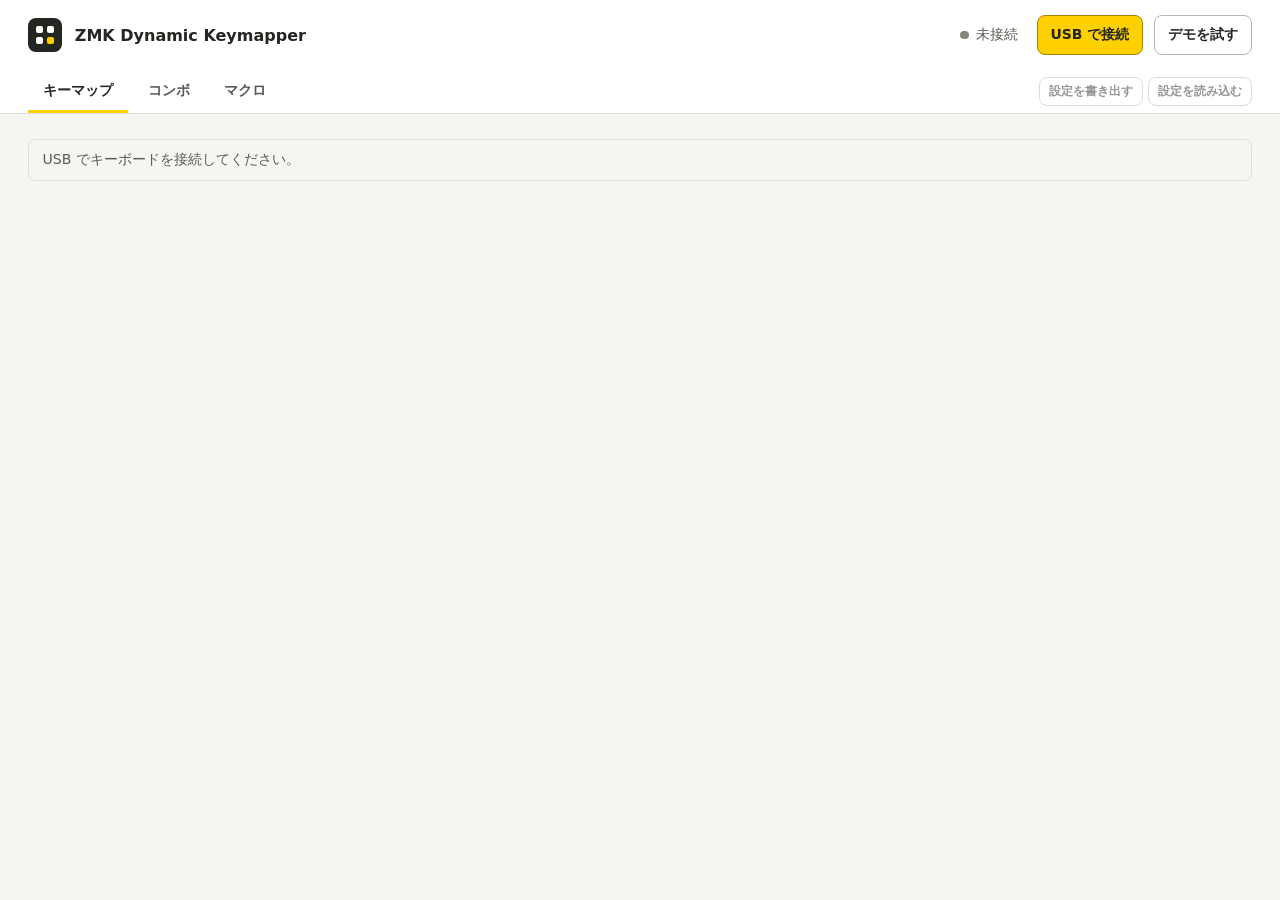
<file: docs/index.html>
<!doctype html>
<html lang="ja">
<head>
  <meta charset="utf-8">
  <meta name="viewport" content="width=device-width, initial-scale=1">
  <meta name="color-scheme" content="light">
  <meta name="description" content="ZMK のキーマップ、コンボ、マクロを USB 接続で編集します。">
  <title>ZMK Dynamic Keymapper</title>
  <link rel="stylesheet" href="./styles.css?v=key-groups">
  <script type="module">
    import("./app.js?v=unlock-keys").catch(error => {
      console.error("ZDKM failed to start", error);
      document.getElementById("connection-state").textContent = "GUI の起動に失敗";
      const notice = document.getElementById("notice");
      notice.dataset.kind = "error";
      notice.textContent = "接続機能を読み込めませんでした。HTML ファイルを直接開いている場合は、localhost の設定画面を開いてください。";
      notice.hidden = false;
    });
  </script>
</head>
<body>
  <header class="site-header">
    <div class="header-inner">
      <div class="brand">
        <span class="brand-icon" aria-hidden="true"><i></i><i></i><i></i><i></i></span>
        <div><strong>ZMK Dynamic Keymapper</strong></div>
      </div>
      <div class="connection">
        <div class="connection-info" role="status">
          <span id="connection-state" class="connection-state" data-state="offline">GUI 起動待ち</span>
          <span id="connection-target" hidden></span>
        </div>
        <button id="connect" class="primary" type="button" disabled>USB で接続</button>
        <button id="demo" class="secondary" type="button" disabled>デモを試す</button>
      </div>
      <nav class="editor-nav" aria-label="設定画面">
        <button id="show-keymap" type="button" aria-pressed="true" aria-controls="keymap-panel">キーマップ<span id="map-nav-dirty" class="nav-dirty" aria-hidden="true" hidden></span></button>
        <button id="show-combos" type="button" aria-pressed="false" aria-controls="combos-panel">コンボ<span id="combo-nav-dirty" class="nav-dirty" aria-hidden="true" hidden></span></button>
        <button id="show-macros" type="button" aria-pressed="false" aria-controls="macros-panel">マクロ<span id="macro-nav-dirty" class="nav-dirty" aria-hidden="true" hidden></span></button>
      </nav>
      <div class="row-actions backup-actions" role="group" aria-label="設定ファイル">
        <button id="backup-export" class="secondary compact" type="button" disabled>設定を書き出す</button>
        <button id="backup-import" class="secondary compact" type="button" disabled>設定を読み込む</button>
        <button id="backup-recovery" class="secondary compact" type="button" hidden>復元前の設定を書き出す</button>
        <input id="backup-file" type="file" accept=".json,application/json" hidden>
      </div>
    </div>
  </header>

  <main>
    <p id="notice" class="notice" aria-live="polite" hidden></p>
    <p id="demo-notice" class="notice" hidden>デモ中です。変更はデモ終了時にリセットされます。</p>
    <p id="legacy-unlock-notice" class="notice" role="status" hidden>このファームウェアでは保存ごとに解除キーを押します。接続時に一度だけ解除するには、ZDKM を含むファームウェアを更新してください。</p>
    <noscript><p class="notice" data-kind="error">USB 接続を使うには、このページで JavaScript を許可してください。</p></noscript>

    <p id="editor-availability" class="notice" hidden></p>

    <section id="combos-panel" aria-labelledby="combos-heading" hidden>
      <div class="page-heading">
        <h1 id="combos-heading">コンボ</h1>
        <p>複数のキーを同時に押したときの動作を設定します。</p>
      </div>
      <div class="workspace">
        <section class="panel saved-panel" aria-labelledby="saved-heading">
          <div class="panel-header">
            <div>
              <h2 id="saved-heading">保存済みコンボ</h2>
              <p id="slot-count"></p>
            </div>
            <button id="combo-new" class="secondary compact" type="button" disabled>＋ 追加</button>
          </div>
          <p id="list-empty" class="list-empty"></p>
          <ul id="combo-list" class="saved-list" aria-label="保存済みコンボ"></ul>
          <div id="recovery" class="recovery" hidden>
            <p>保存済みの設定を読み込めません。設定を初期化すると編集できるようになります。</p>
            <button id="reset" class="danger" type="button">コンボ設定を初期化</button>
          </div>
          <div class="list-footer">
            <button id="refresh" class="secondary compact" type="button" disabled>再読み込み</button>
          </div>
        </section>

        <section class="panel detail-panel" aria-labelledby="editor-heading">
          <div class="panel-header">
            <h2 id="editor-heading" tabindex="-1">コンボの詳細</h2>
            <span id="combo-draft-state" class="draft-state" role="status" hidden></span>
          </div>
          <p id="combo-empty-detail" class="list-empty"></p>
          <form id="editor-form" class="editor-form" hidden>
            <div class="combo-keys">
              <div class="combo-section-heading">
                <h3 id="keyboard-heading">押すキー</h3>
                <span id="selection-count" class="selection-count"></span>
              </div>
              <p id="combo-key-hint" class="field-hint">物理配列から、同時に押す位置を 2 つ以上選びます。</p>
              <div class="keyboard-surface">
                <div id="keyboard" class="keyboard" role="group" aria-labelledby="keyboard-heading" aria-describedby="combo-key-hint"></div>
              </div>
            </div>
            <div class="input-grid combo-fields">
              <div>
                <label for="positions">物理位置 ID</label>
                <input id="positions" type="text" placeholder="例 1, 4, 7" disabled>
              </div>
              <div>
                <label for="usage">出力する動作</label>
                <div class="key-picker-field">
                  <select id="usage" disabled required></select>
                  <button id="combo-pick-usage" class="secondary compact" type="button" aria-haspopup="dialog" disabled>キーを選ぶ</button>
                </div>
              </div>
              <div id="combo-scope" hidden>
                <label for="layers">対象レイヤー</label>
                <input id="layers" type="text" placeholder="例 0, 2" aria-describedby="combo-layer-hint">
                <p id="combo-layer-hint" class="field-hint"></p>
              </div>
            </div>
            <details id="options" class="options" hidden>
              <summary>判定オプション</summary>
              <div class="input-grid">
                <div><label for="combo-timeout">判定時間 (ms)</label><input id="combo-timeout" type="number" min="1" max="65535" step="1" required></div>
                <div><label for="combo-idle">先行アイドル (ms)</label><input id="combo-idle" type="number" min="0" max="65535" step="1" required></div>
              </div>
              <label class="check-option"><input id="slow-release" type="checkbox"> 構成キーをすべて離してから出力を解放</label>
            </details>
            <div class="form-actions detail-actions">
              <button id="save" class="primary" type="submit" disabled>キーボードに保存</button>
              <button id="clear" class="secondary" type="button" disabled>変更を取り消す</button>
              <button id="combo-delete" class="danger" type="button" disabled>削除</button>
            </div>
          </form>
          <p id="combo-result" class="notice detail-result" role="status" hidden></p>
        </section>
      </div>
    </section>

    <section id="keymap-panel" class="editor" aria-labelledby="keymap-heading" hidden>
      <div class="page-heading map-page-heading">
        <div><h1 id="keymap-heading">キーマップ</h1><p>物理配列で対象キーを選んで割り当てます。</p></div>
        <div class="row-actions">
          <button id="rename-layer" class="secondary compact" type="button" aria-expanded="false" aria-controls="rename-layer-form" hidden>レイヤー名を変更</button>
          <button id="map-refresh" class="secondary compact" type="button">再読み込み</button>
        </div>
      </div>
      <div class="panel map-layout-panel">
        <div id="map-layers" class="layer-picker" role="group" aria-label="レイヤー"></div>
        <form id="rename-layer-form" class="rename-layer-form" hidden>
          <div>
            <label for="layer-name">レイヤー名</label>
            <input id="layer-name" type="text" required aria-describedby="layer-name-size">
            <p id="layer-name-size" class="field-hint"></p>
          </div>
          <button id="save-layer-name" class="primary compact" type="submit">名前を保存</button>
          <button id="cancel-layer-name" class="secondary compact" type="button">キャンセル</button>
        </form>
        <div class="keyboard-surface map-keyboard-surface">
          <div id="map-keyboard" class="keyboard" role="group" aria-label="物理キーとロータリーエンコーダー"></div>
        </div>
        <div id="map-encoders" class="layer-picker" role="group" aria-label="ロータリーエンコーダー" hidden></div>
      </div>
      <form id="map-form" class="panel">
        <div class="map-toolbar">
          <div class="panel-header">
            <div><h2>割り当てるキー</h2><p id="map-current"></p></div>
            <div class="layout-picker" role="group" aria-label="キー配列">
              <button id="map-us" class="secondary compact" type="button" aria-pressed="true">US</button>
              <button id="map-jis" class="secondary compact" type="button" aria-pressed="false">JIS</button>
            </div>
          </div>
          <div class="map-mode">
            <label id="map-auto-label" class="check-option"><input id="map-auto" type="checkbox" checked> 候補を選ぶと保存して次のキーへ</label>
            <p id="map-result" class="field-hint" role="status" hidden></p>
          </div>
        </div>
        <div class="editor-form">
          <details id="map-assignment" class="map-assignment" hidden>
            <summary id="map-assignment-title">動作の詳細設定</summary>
            <p class="field-hint">詳細設定を開いている間は、候補から選んだキーも保存ボタンで確定します。</p>
            <div class="map-fields">
              <div id="map-behavior-field">
                <label for="map-behavior">割り当てる動作</label>
                <select id="map-behavior" required></select>
                <a class="field-hint" href="./behaviors.html" target="_blank" rel="noopener">動作の一覧と使い方</a>
              </div>
              <div id="map-parameters" class="parameter-fields"></div>
            </div>
            <div class="form-actions">
              <button id="map-save" class="primary" type="submit">キーボードに保存</button>
              <button id="map-cancel" class="secondary" type="button">変更を取り消す</button>
            </div>
          </details>
          <div id="map-palette-targets" class="palette-targets" role="group" aria-label="パレットの入力先" hidden></div>
          <div id="map-special-keys" class="special-key-palette" role="group" aria-label="キーの割り当てを透過・無効にする"></div>
          <div class="palette-surface">
            <div id="map-palette" class="full-size-palette" role="group" aria-label="フルサイズのキー候補"></div>
          </div>
          <div id="map-extra-keys" class="extra-key-palette" role="group" aria-label="その他のキー候補"></div>
        </div>
      </form>
    </section>

    <section id="macros-panel" aria-labelledby="macro-heading" hidden>
      <div class="page-heading">
        <h1 id="macro-heading">マクロ</h1>
        <p>キー操作と待機を組み合わせます。保存したマクロはキーマップやコンボに割り当てられます。</p>
      </div>
      <div class="workspace">
        <section class="panel saved-panel" aria-labelledby="macro-saved-heading">
          <div class="panel-header">
            <div><h2 id="macro-saved-heading">保存済みマクロ</h2><p id="macro-capacity"></p></div>
            <button id="macro-new" class="secondary compact" type="button">＋ 追加</button>
          </div>
          <p id="macro-list-empty" class="list-empty"></p>
          <ul id="macro-list" class="saved-list" aria-labelledby="macro-saved-heading"></ul>
          <div class="list-footer">
            <button id="macro-refresh" class="secondary compact" type="button">再読み込み</button>
          </div>
        </section>
        <section class="panel detail-panel" aria-labelledby="macro-detail-heading">
          <div class="panel-header">
            <h2 id="macro-detail-heading" tabindex="-1">マクロの詳細</h2>
            <span id="macro-draft-state" class="draft-state" role="status" hidden></span>
          </div>
          <p id="macro-status" class="list-empty" hidden></p>
          <form id="macro-form" class="editor-form" hidden>
            <ol id="macro-steps" class="macro-steps" aria-label="実行する手順"></ol>
            <button id="macro-add" class="secondary" type="button">＋ 手順を追加</button>
            <div class="form-actions detail-actions">
              <button id="macro-save" class="primary" type="submit">キーボードに保存</button>
              <button id="macro-cancel" class="secondary" type="button">変更を取り消す</button>
              <button id="macro-delete" class="danger" type="button">削除</button>
            </div>
          </form>
          <p id="macro-result" class="notice detail-result" role="status" hidden></p>
        </section>
      </div>
    </section>
  </main>

  <dialog id="usage-picker" aria-labelledby="usage-picker-heading">
    <div class="panel-header usage-picker-header">
      <h2 id="usage-picker-heading" tabindex="-1" autofocus>キーを選ぶ</h2>
      <div class="layout-picker" role="group" aria-label="キー配列">
        <button id="usage-us" class="secondary compact" type="button" aria-pressed="true">US</button>
        <button id="usage-jis" class="secondary compact" type="button" aria-pressed="false">JIS</button>
      </div>
    </div>
    <p id="usage-picker-limit" class="field-hint" hidden>グレーのキーは、接続中のファームウェアや HID 設定では使用できません。</p>
    <div id="usage-modifiers" hidden></div>
    <input id="usage-search" type="search" placeholder="キー名で検索" aria-label="キー名で検索">
    <div class="palette-surface">
      <div id="usage-palette" class="full-size-palette" role="group" aria-label="フルサイズのキー候補"></div>
    </div>
    <div id="usage-extra-keys" class="extra-key-palette" role="group" aria-label="その他のキー候補"></div>
    <p id="usage-no-results" role="status" hidden>一致するキーがありません。</p>
    <form class="form-actions" method="dialog">
      <button class="secondary">キャンセル</button>
    </form>
  </dialog>
  <dialog id="unlock-dialog" aria-labelledby="unlock-heading">
    <form method="dialog">
      <h2 id="unlock-heading">キーボードのロックを解除</h2>
      <p id="unlock-status" role="status"></p>
      <p>解除すると、切断するまで続けて設定を編集できます。</p>
      <div class="form-actions">
        <button class="secondary" value="cancel" autofocus>キャンセルして切断</button>
        <button id="unlock-retry" class="primary" type="button" hidden>再試行</button>
      </div>
    </form>
  </dialog>
  <dialog id="delete-dialog" aria-labelledby="delete-heading">
    <form method="dialog">
      <h2 id="delete-heading">コンボを削除</h2>
      <p id="delete-description"></p>
      <div class="form-actions">
        <button class="secondary" value="cancel" autofocus>キャンセル</button>
        <button class="danger" value="confirm">削除する</button>
      </div>
    </form>
  </dialog>
  <dialog id="backup-dialog" aria-labelledby="backup-heading">
    <form method="dialog">
      <h2 id="backup-heading">設定を復元しますか？</h2>
      <p id="backup-description"></p>
      <div class="form-actions">
        <button class="secondary" value="cancel" autofocus>キャンセル</button>
        <button class="primary" value="confirm">復元する</button>
      </div>
    </form>
  </dialog>
  <dialog id="discard-dialog" aria-labelledby="discard-heading">
    <form method="dialog">
      <h2 id="discard-heading">未保存の変更を破棄しますか？</h2>
      <p id="discard-description"></p>
      <div class="form-actions">
        <button class="secondary" value="cancel" autofocus>編集を続ける</button>
        <button class="danger" value="confirm">変更を破棄</button>
      </div>
    </form>
  </dialog>
  <dialog id="macro-delete-dialog" aria-labelledby="macro-delete-heading">
    <form method="dialog">
      <h2 id="macro-delete-heading">マクロを削除</h2>
      <p>マクロの手順を削除します。キーやコンボの割り当ては残り、同じ枠に新しいマクロを保存すると、その割り当てから実行されます。</p>
      <p id="macro-delete-draft" hidden>編集中の手順も破棄されます。</p>
      <div class="form-actions">
        <button class="secondary" value="cancel" autofocus>キャンセル</button>
        <button class="danger" value="confirm">削除する</button>
      </div>
    </form>
  </dialog>
</body>
</html>
</file>
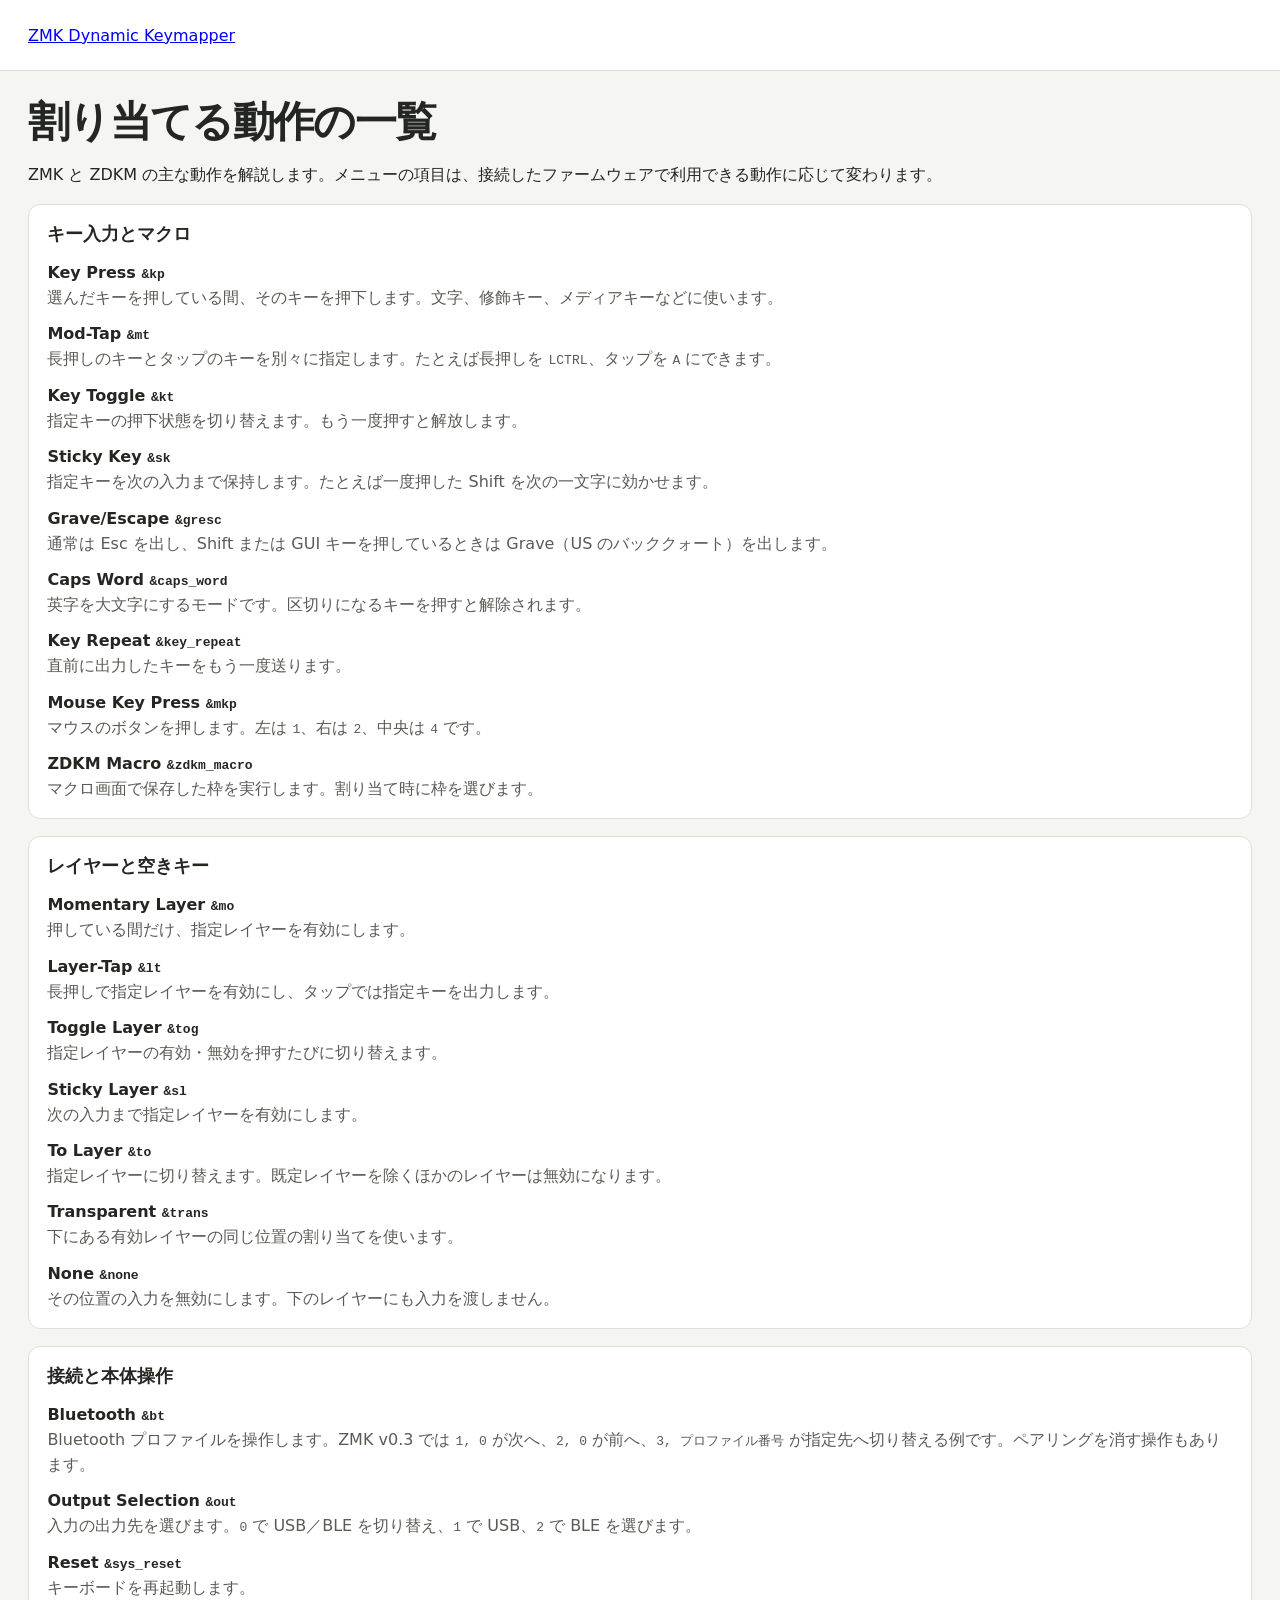
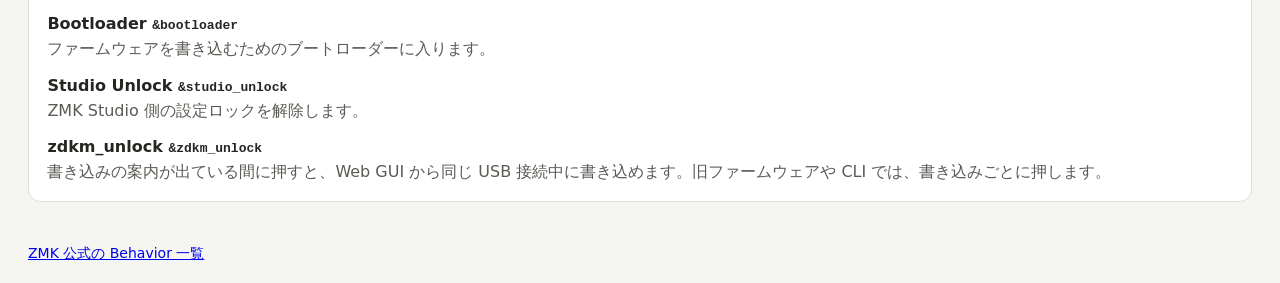
<file: docs/behaviors.html>
<!doctype html>
<html lang="ja">
<head>
  <meta charset="utf-8">
  <meta name="viewport" content="width=device-width, initial-scale=1">
  <title>割り当てる動作の一覧 · ZMK Dynamic Keymapper</title>
  <link rel="stylesheet" href="./styles.css?v=layer-editor">
</head>
<body>
  <header class="site-header">
    <div class="header-inner"><a href="./">ZMK Dynamic Keymapper</a></div>
  </header>
  <main class="editor behavior-guide">
    <h1>割り当てる動作の一覧</h1>
    <p>ZMK と ZDKM の主な動作を解説します。メニューの項目は、接続したファームウェアで利用できる動作に応じて変わります。</p>
    <section class="panel" aria-labelledby="key-actions">
      <h2 id="key-actions">キー入力とマクロ</h2>
      <dl>
        <dt>Key Press <code>&amp;kp</code></dt><dd>選んだキーを押している間、そのキーを押下します。文字、修飾キー、メディアキーなどに使います。</dd>
        <dt>Mod-Tap <code>&amp;mt</code></dt><dd>長押しのキーとタップのキーを別々に指定します。たとえば長押しを <code>LCTRL</code>、タップを <code>A</code> にできます。</dd>
        <dt>Key Toggle <code>&amp;kt</code></dt><dd>指定キーの押下状態を切り替えます。もう一度押すと解放します。</dd>
        <dt>Sticky Key <code>&amp;sk</code></dt><dd>指定キーを次の入力まで保持します。たとえば一度押した Shift を次の一文字に効かせます。</dd>
        <dt>Grave/Escape <code>&amp;gresc</code></dt><dd>通常は Esc を出し、Shift または GUI キーを押しているときは Grave（US のバッククォート）を出します。</dd>
        <dt>Caps Word <code>&amp;caps_word</code></dt><dd>英字を大文字にするモードです。区切りになるキーを押すと解除されます。</dd>
        <dt>Key Repeat <code>&amp;key_repeat</code></dt><dd>直前に出力したキーをもう一度送ります。</dd>
        <dt>Mouse Key Press <code>&amp;mkp</code></dt><dd>マウスのボタンを押します。左は <code>1</code>、右は <code>2</code>、中央は <code>4</code> です。</dd>
        <dt>ZDKM Macro <code>&amp;zdkm_macro</code></dt><dd>マクロ画面で保存した枠を実行します。割り当て時に枠を選びます。</dd>
      </dl>
    </section>
    <section class="panel" aria-labelledby="layer-actions">
      <h2 id="layer-actions">レイヤーと空きキー</h2>
      <dl>
        <dt>Momentary Layer <code>&amp;mo</code></dt><dd>押している間だけ、指定レイヤーを有効にします。</dd>
        <dt>Layer-Tap <code>&amp;lt</code></dt><dd>長押しで指定レイヤーを有効にし、タップでは指定キーを出力します。</dd>
        <dt>Toggle Layer <code>&amp;tog</code></dt><dd>指定レイヤーの有効・無効を押すたびに切り替えます。</dd>
        <dt>Sticky Layer <code>&amp;sl</code></dt><dd>次の入力まで指定レイヤーを有効にします。</dd>
        <dt>To Layer <code>&amp;to</code></dt><dd>指定レイヤーに切り替えます。既定レイヤーを除くほかのレイヤーは無効になります。</dd>
        <dt>Transparent <code>&amp;trans</code></dt><dd>下にある有効レイヤーの同じ位置の割り当てを使います。</dd>
        <dt>None <code>&amp;none</code></dt><dd>その位置の入力を無効にします。下のレイヤーにも入力を渡しません。</dd>
      </dl>
    </section>
    <section class="panel" aria-labelledby="system-actions">
      <h2 id="system-actions">接続と本体操作</h2>
      <dl>
        <dt>Bluetooth <code>&amp;bt</code></dt><dd>Bluetooth プロファイルを操作します。ZMK v0.3 では <code>1, 0</code> が次へ、<code>2, 0</code> が前へ、<code>3, プロファイル番号</code> が指定先へ切り替える例です。ペアリングを消す操作もあります。</dd>
        <dt>Output Selection <code>&amp;out</code></dt><dd>入力の出力先を選びます。<code>0</code> で USB／BLE を切り替え、<code>1</code> で USB、<code>2</code> で BLE を選びます。</dd>
        <dt>Reset <code>&amp;sys_reset</code></dt><dd>キーボードを再起動します。</dd>
        <dt>Bootloader <code>&amp;bootloader</code></dt><dd>ファームウェアを書き込むためのブートローダーに入ります。</dd>
        <dt>Studio Unlock <code>&amp;studio_unlock</code></dt><dd>ZMK Studio 側の設定ロックを解除します。</dd>
        <dt>zdkm_unlock <code>&amp;zdkm_unlock</code></dt><dd>書き込みの案内が出ている間に押すと、Web GUI から同じ USB 接続中に書き込めます。旧ファームウェアや CLI では、書き込みごとに押します。</dd>
      </dl>
    </section>
    <footer><a href="https://zmk.dev/docs/keymaps/behaviors">ZMK 公式の Behavior 一覧</a></footer>
  </main>
</body>
</html>
</file>
<file: docs/styles.css>
:root {
  color-scheme: light;
  font-family: system-ui, -apple-system, "Yu Gothic UI", "Hiragino Sans", sans-serif;
  color: #242622;
  background: #f5f5f2;
  --ink: #242622;
  --muted: #595c55;
  --border: #dedfd8;
  --control-border: #b6b8af;
  --accent: #FFD000;
  --accent-hover: #efc300;
  --selection: #fff8d9;
  --subtle: #f5f5f2;
  --surface: #fff;
}

* { box-sizing: border-box; }
body { margin: 0; }
button, input, select { font: inherit; }
button { cursor: pointer; }
button:disabled { cursor: default; opacity: .48; }
[hidden] { display: none !important; }
:focus-visible { outline: 3px solid #695500; outline-offset: 3px; }

.site-header { background: var(--surface); border-bottom: 1px solid var(--border); }
.header-inner, main { width: min(100% - 3rem, 1224px); margin-inline: auto; }
.panel-header, .connection, .form-actions {
  display: flex; align-items: center; justify-content: space-between; gap: 1rem;
}
.header-inner {
  display: grid; grid-template: minmax(70px, auto) auto / minmax(0, 1fr) auto;
  grid-template-areas: "brand connection" "nav backup";
  align-items: center; column-gap: 1rem;
}
.header-inner .brand { grid-area: brand; }
.header-inner .connection { grid-area: connection; justify-self: end; }
.header-inner .editor-nav { grid-area: nav; align-self: end; }
.brand { display: flex; align-items: center; gap: .8rem; }
.brand strong { display: block; font-size: 1rem; }
.brand-icon {
  display: grid; grid-template-columns: 7px 7px; gap: 4px; place-content: center;
  width: 34px; height: 34px; flex: 0 0 34px; background: var(--ink); border-radius: 8px;
}
.brand-icon i { width: 7px; height: 7px; background: #fff; border-radius: 2px; }
.brand-icon i:last-child { background: var(--accent); }
.connection { gap: .7rem; }
.connection-info { display: grid; gap: .15rem; justify-items: start; padding-inline-end: .45rem; }
#connection-target { color: var(--muted); font-size: .75rem; padding-inline-start: 1rem; overflow-wrap: anywhere; }
.connection-state { display: inline-flex; align-items: center; gap: .45rem; color: var(--muted); white-space: nowrap; font-size: .875rem; }
.connection-state::before { content: ""; width: .55rem; height: .55rem; border-radius: 50%; background: #82867c; }
.connection-state[data-state="online"]::before { background: #09824c; }
.connection-state[data-state="working"]::before { background: #a56512; }
.connection-state[data-state="demo"]::before { background: var(--accent); border: 1px solid #967900; }

main { padding-block: 1.55rem 1.2rem; }
h1, h2, p { margin: 0; }
h1 { font-size: clamp(1.8rem, 4vw, 2.6rem); letter-spacing: -.04em; line-height: 1.25; }
h2 { font-size: 1.12rem; line-height: 1.45; }
.panel-header p { color: var(--muted); margin-top: .35rem; line-height: 1.6; }
.panel-header p { font-size: .875rem; }
.page-heading { margin-bottom: 1.25rem; }
.page-heading p { margin-top: .45rem; color: var(--muted); font-size: .92rem; line-height: 1.6; }
.workspace { display: grid; grid-template-columns: minmax(240px, .72fr) minmax(0, 1.7fr); gap: 1.25rem; align-items: start; }
.editor { min-width: 0; display: grid; gap: 1.1rem; }
#keymap-panel { grid-template-columns: minmax(0, 1fr); }
.panel { background: var(--surface); border: 1px solid var(--border); border-radius: 12px; }
.panel-header { padding: 1.1rem 1.15rem; }
.selection-count, .draft-state { font-size: .8rem; font-weight: 650; white-space: nowrap; color: var(--muted); }
.draft-state[data-dirty="true"] { color: #81520e; background: #fff2d8; padding: .25rem .55rem; border-radius: 5px; }
.detail-panel { min-width: 0; }
.detail-panel > .panel-header { border-bottom: 1px solid var(--border); }
.detail-panel > .list-empty { margin-top: 1rem; }
.detail-panel .editor-form { padding-top: 1rem; }
.combo-section-heading { display: flex; justify-content: space-between; align-items: baseline; gap: .5rem; }
.combo-section-heading h3 { margin: 0; font-size: .94rem; }
.combo-keys .field-hint { margin-top: .2rem; }

.keyboard-surface {
  position: relative; margin: 0 1.15rem 1.15rem; padding: .85rem;
  overflow: auto; border-radius: 8px; background: var(--subtle); border: 1px solid var(--border);
}
.keyboard { position: relative; width: 100%; min-width: var(--minimum-width, 0px); margin-inline: auto; }
.physical-key {
  position: absolute; display: grid; place-items: center; padding: 0; border-radius: 7px;
  border: 1px solid var(--control-border); color: var(--ink); background: var(--surface);
  box-shadow: inset 0 -2px 0 #e2e3dd;
  font: 600 .86rem ui-monospace, monospace;
}
.physical-key:enabled:hover { background: var(--selection); border-color: #9a7d00; }
.physical-key[aria-pressed="true"] { background: var(--accent); border-color: #987a00; box-shadow: inset 0 -2px 0 #c6a100; }
.physical-key[aria-pressed="true"]:enabled:hover { background: var(--accent-hover); }
.physical-key:disabled:not([aria-pressed="true"]) { opacity: .65; }
.physical-key.physical-encoder { border-radius: 50%; border-width: 2px; }
.physical-encoder .keycap-code { max-width: 75%; }
.combo-keys .keyboard-surface { margin: .65rem 0 .8rem; padding: .75rem; }
.combo-keys .keyboard { max-width: 620px; }
.map-keyboard-surface .keyboard { max-width: 940px; }

.editor-form { padding: 0 1.15rem 1.15rem; }
.input-grid { display: grid; grid-template-columns: 1fr 1fr 1.4fr; gap: .7rem; }
.editor-form > .input-grid { grid-template-columns: 1fr 1fr; }
.editor-form > .combo-fields { grid-template-columns: repeat(auto-fit, minmax(min(100%, 10rem), 1fr)); margin-top: 1rem; }
.detail-panel .options { padding-top: .5rem; border-top: 1px solid var(--border); }
.detail-panel .options .input-grid { grid-template-columns: repeat(2, minmax(0, 1fr)); }
.detail-actions { padding-top: 1rem; border-top: 1px solid var(--border); }
#combo-delete { margin-inline-start: auto; }
.detail-result { margin: 0 1.15rem 1.15rem; }
.options { margin-top: .95rem; color: var(--muted); font-size: .875rem; }
.options summary { cursor: pointer; padding-block: .35rem; font-weight: 650; }
.options .input-grid { margin-top: .55rem; }
.check-option { display: flex; align-items: center; gap: .45rem; margin-top: .65rem; }
.check-option input { margin: 0; width: 1rem; min-height: 1rem; }
label { display: block; font-size: .875rem; font-weight: 650; margin-bottom: .4rem; }
input, select { color: inherit; width: 100%; min-width: 0; min-height: 42px; border: 1px solid var(--control-border); padding: .55rem .65rem; background: var(--surface); border-radius: 8px; }
input:disabled, select:disabled { background: var(--subtle); color: var(--muted); }
input[type="checkbox"] { accent-color: #745e00; }
select {
  appearance: none; padding-right: 1.65rem; background-repeat: no-repeat; background-position: right .6rem center;
  background-image: url("data:image/svg+xml,%3Csvg xmlns='http://www.w3.org/2000/svg' width='14' height='14' viewBox='0 0 14 14'%3E%3Cpath d='m3 5 4 4 4-4' fill='none' stroke='%23595c55' stroke-width='1.5'/%3E%3C/svg%3E");
}
@supports (appearance: base-select) and selector(::picker(select)) {
  select.detail-select { appearance: base-select; background-image: none; padding: .45rem .65rem; }
  select.detail-select::picker(select) {
    appearance: base-select;
    max-block-size: min(26rem, 65dvh);
    padding: .25rem;
    background: var(--surface);
    color: var(--ink);
    border: 1px solid var(--control-border);
    border-radius: 10px;
    box-shadow: 0 8px 24px #2426222b;
  }
  .detail-select option { padding: .4rem .55rem; border-radius: 6px; }
  .detail-select option:is(:hover, :focus-visible, :checked) { background: var(--selection); }
  .detail-select option::checkmark { order: 1; margin-inline-start: auto; color: #695500; }
  .option-copy { display: grid; gap: .1rem; line-height: 1.3; white-space: normal; }
  .option-copy small { font-size: .78em; color: var(--muted); }
}
.form-actions { justify-content: flex-start; flex-wrap: wrap; margin-top: 1rem; }
.primary, .secondary, .danger { padding: .55rem .8rem; min-height: 40px; border: 1px solid transparent; border-radius: 8px; font-size: .875rem; font-weight: 700; white-space: nowrap; }
.primary { color: var(--ink); background: var(--accent); border-color: #a38300; }
.primary:enabled:hover { background: var(--accent-hover); }
.secondary { background: var(--surface); border-color: var(--control-border); color: var(--ink); }
.secondary:enabled:hover { background: var(--subtle); }
.danger { color: #a42343; border-color: #ebc2cc; background: #fff4f7; }
.danger:enabled:hover { background: #fbe1e8; }
.compact { min-height: 34px; padding: .35rem .55rem; }
.saved-panel .panel-header { align-items: flex-start; gap: .55rem; }
#slot-count:empty { display: none; }
.list-empty {
  margin: 0 1rem 1rem; color: var(--muted); background: var(--subtle); border: 1px dashed var(--border);
  border-radius: 10px; padding: .95rem; line-height: 1.55; font-size: .9rem;
}
.saved-list {
  display: grid; gap: .4rem; max-block-size: 31rem; overflow: auto;
  padding: .25rem .75rem; margin: 0 0 .5rem; list-style: none;
}
.saved-list:empty { display: none; }
.saved-row {
  width: 100%; display: grid; gap: .25rem; padding: .75rem .85rem; text-align: start;
  border: 1px solid var(--border); border-radius: 7px; background: var(--surface); color: inherit;
}
.saved-row:enabled:hover { background: var(--subtle); }
.saved-row[aria-current="true"], .saved-row[aria-current="true"]:enabled:hover {
  border-color: #bf9b00; background: var(--selection); box-shadow: inset 3px 0 var(--accent);
}
.saved-row strong { font-size: .95rem; overflow-wrap: anywhere; }
.saved-row span { color: var(--muted); font-size: .8rem; }
.list-footer { border-top: 1px solid var(--border); padding: .65rem .75rem; }
.row-actions { display: flex; gap: .35rem; }
.backup-actions { grid-area: backup; justify-content: end; flex-wrap: wrap; padding-block: .25rem; }
.backup-actions button { font-size: .75rem; min-height: 0; padding: .3rem .55rem; white-space: nowrap; }
.recovery { margin: 1rem; font-size: .9rem; line-height: 1.55; }
.recovery button { margin-top: .55rem; }
.notice { margin-bottom: 1rem; padding: .6rem .85rem; color: var(--muted); background: var(--subtle); border: 1px solid var(--border); border-radius: 7px; line-height: 1.5; font-size: .875rem; }
.notice[data-kind="error"] { color: #8f1837; background: #fff0f4; border-color: #f2c7d2; }
.notice[data-kind="success"] { color: #156245; background: #f0f8f4; border-color: #c9e4d6; }
#demo-notice { margin-bottom: 1.25rem; color: #934b54; background: #fff5f5; border-color: #f2d7db; }
footer { margin-top: 1.4rem; font-size: .875rem; color: var(--muted); line-height: 1.6; }
.editor-nav, .layer-picker, .layout-picker, .extra-key-row, .palette-targets { display: flex; flex-wrap: wrap; gap: .4rem; }
.editor-nav { gap: .25rem; }
.editor-nav button {
  display: inline-flex; align-items: center; gap: .45rem; padding: .65rem .95rem; min-height: 43px;
  border: 0; border-bottom: 3px solid transparent; background: transparent; color: var(--muted); font-weight: 650;
  font-size: .9rem;
}
.editor-nav button:enabled:hover { background: var(--subtle); }
.editor-nav button[aria-pressed="true"] { border-bottom-color: var(--accent); color: var(--ink); }
.nav-dirty { width: .45rem; height: .45rem; border-radius: 50%; background: #a56512; }
.layer-picker button[aria-pressed="true"],
.layout-picker button[aria-pressed="true"], .palette-key[aria-pressed="true"], .palette-targets button[aria-pressed="true"] {
  background: var(--selection); border-color: #9a7d00; color: var(--ink);
}
.layer-picker { padding: 0 1.15rem .85rem; }
.rename-layer-form {
  display: flex; align-items: flex-start; flex-wrap: wrap; gap: .55rem;
  margin: 0 1.15rem .85rem; padding: .75rem; border-radius: 9px; background: var(--subtle);
}
.rename-layer-form > div { flex: 0 1 16rem; }
.rename-layer-form > button { margin-top: 1.65rem; }
.field-hint { display: block; margin-top: .4rem; font-size: .78rem; color: var(--muted); }
.palette-targets { align-items: center; padding-bottom: .55rem; }
.palette-targets > span { margin-right: .2rem; color: var(--muted); font-size: .8rem; }
.layout-picker { flex-shrink: 0; }
.palette-surface { overflow: auto; padding: .5rem; background: var(--subtle); border-radius: 8px; }
.full-size-palette {
  display: grid; grid-template-columns: 15fr 3fr 4fr; gap: .55rem; min-width: 865px;
}
.palette-block {
  display: grid; grid-template-columns: repeat(var(--columns), minmax(0, 1fr));
  grid-template-rows: 39px repeat(5, 44px);
}
.palette-key {
  min-width: 0; min-height: 0; display: flex; align-items: center; justify-content: center;
  flex-direction: column; gap: 2px; padding: 2px 3px; line-height: 1.08;
  box-shadow: inset 0 -2px 0 #e2e3dd;
}
.palette-block .palette-key { margin: 2px; }
.palette-block .palette-key[data-row="1"] { margin-bottom: 5px; }
.palette-key[data-jis-enter] {
  clip-path: polygon(0 0, 100% 0, 100% 100%, 16.7% 100%, 16.7% 50%, 0 50%);
}
.palette-key[data-jis-enter]:focus-visible { outline-offset: -4px; }
.keycap-legend, .keycap-code { display: block; max-width: 100%; overflow: hidden; text-overflow: ellipsis; white-space: nowrap; }
.keycap-legend { font-size: .74rem; }
.keycap-legend sup { font-size: .62rem; color: var(--muted); }
.keycap-code { font: 600 .54rem/1.12 ui-monospace, monospace; color: var(--muted); }
.extra-key-palette { display: grid; gap: .7rem; margin-block: .7rem 1rem; }
.extra-key-palette section { padding: .6rem; border: 1px solid var(--border); border-radius: 8px; }
.extra-key-palette h3 { margin: 0 0 .45rem; font-size: .8rem; }
.extra-key-palette .palette-key { min-height: 36px; min-width: 42px; padding-inline: .4rem; }
.key-picker-field { display: flex; flex-wrap: wrap; gap: .35rem; min-width: 0; }
.key-picker-field select { flex: 1 1 8rem; min-width: 0; }
.key-picker-field button { white-space: nowrap; }
.map-fields, .parameter-fields { display: flex; flex-wrap: wrap; align-items: start; gap: .7rem; }
.map-fields > div:first-child, .parameter-fields > div { min-width: min(100%, 10rem); }
.map-fields > div:first-child { width: min(100%, 24rem); }
.map-fields .key-parameter { width: min(100%, 12rem); }
.map-key-modifiers { margin: 0; padding: 0; min-width: 0; width: 100%; border: 0; }
.map-key-modifiers legend { padding: 0; font-size: .875rem; font-weight: 650; }
.map-key-modifiers > div { display: flex; flex-wrap: wrap; gap: .45rem 1rem; margin-top: .4rem; }
.map-key-modifiers .check-option { margin: 0; white-space: nowrap; }
.map-key-modifiers input { padding: 0; }
[data-encoder] .parameter-fields { flex: 1; }
.key-parameter { position: relative; }
.key-suggestions {
  position: absolute; z-index: 3; top: calc(100% + .25rem); inset-inline: 0; min-width: min(100%, 11rem);
  max-height: 13.5rem; overflow-y: auto; padding: .2rem; border: 1px solid var(--control-border);
  border-radius: 7px; background: var(--surface); box-shadow: 0 6px 16px #24262226;
  font-size: .875rem;
}
.key-suggestions [role="option"] { padding: .4rem .5rem; border-radius: 4px; cursor: pointer; overflow-wrap: anywhere; }
.key-suggestions [role="option"]:hover, .key-suggestions [aria-selected="true"] { background: var(--selection); }
.key-no-match { color: var(--muted); padding: .4rem .5rem; }
.special-key-palette { display: flex; flex-wrap: wrap; gap: .4rem; margin-bottom: .55rem; }
.special-key-palette .palette-key { min-height: 38px; padding: .3rem .7rem; }
#map-keyboard .physical-key { overflow: hidden; display: flex; flex-direction: column; align-items: center; justify-content: center; gap: 2px; padding-inline: 2px; }
#map-keyboard .keycap-legend { font-size: clamp(.55rem, 1.25vw, .8rem); }
#map-keyboard .physical-key[aria-pressed="true"] .keycap-code { color: var(--ink); }
#keymap-panel { gap: .85rem; }
.map-page-heading { display: flex; justify-content: space-between; align-items: end; flex-wrap: wrap; gap: .5rem; margin-bottom: 0; }
.map-layout-panel .layer-picker { padding-top: .75rem; }
.map-keyboard-surface { padding: .65rem; margin-bottom: .8rem; }
.map-toolbar {
  position: sticky; z-index: 1; top: 0; padding: .65rem 1.15rem .6rem;
  border-radius: 12px 12px 0 0; background: var(--surface);
}
.map-toolbar .panel-header { padding: 0 0 .45rem; }
.map-toolbar .panel-header p { margin-top: .12rem; }
.map-mode {
  display: flex; flex-wrap: wrap; gap: .3rem 1rem; align-items: center; justify-content: space-between;
  min-height: 2.25rem; padding: .35rem .7rem; background: var(--subtle); border-radius: 7px;
}
.map-mode .check-option, #map-result { margin: 0; }
#map-result[data-kind="success"] { color: #156245; }
#map-result[data-kind="error"] { color: #8f1837; }
#map-result[data-kind="dirty"] { color: #81520e; }
.map-assignment { margin-bottom: .75rem; border: 1px solid var(--border); border-radius: 7px; padding: .55rem .75rem; }
.map-assignment summary { cursor: pointer; font-size: .875rem; font-weight: 650; }
.map-assignment .map-fields { margin-top: .75rem; }
.map-assignment .form-actions { margin-bottom: .25rem; }
#macro-add { margin-top: .8rem; }
#macro-delete { margin-inline-start: auto; }
.macro-wait { display: flex; align-items: center; gap: .45rem; min-width: 0; color: var(--muted); font-size: .875rem; }
.macro-steps { display: grid; gap: .5rem; margin: 0; padding-inline-start: 1.75rem; }
.macro-step::marker { color: var(--muted); font-variant-numeric: tabular-nums; }
.macro-step > div {
  display: grid; grid-template-columns: minmax(7rem, 1fr) minmax(7rem, 2fr) auto;
  align-items: center; gap: .4rem; max-width: 40rem;
}
.macro-step .row-actions { justify-self: end; }
.behavior-guide .panel { padding: 1rem 1.15rem; }
.behavior-guide dl { margin-bottom: 0; }
.behavior-guide dt { font-weight: 700; }
.behavior-guide dd { margin: .25rem 0 .85rem; color: var(--muted); line-height: 1.55; }
.behavior-guide dd:last-child { margin-bottom: 0; }
dialog { border: 1px solid var(--border); border-radius: 14px; padding: 1.25rem; max-width: min(90vw, 420px); color: inherit; }
dialog p { margin-top: .6rem; color: var(--muted); }
dialog::backdrop { background: #242622a8; }
#usage-picker { width: min(96vw, 1100px); max-width: none; max-height: 92dvh; }
.usage-picker-header { flex-wrap: wrap; gap: .5rem; margin-bottom: .75rem; }
#usage-picker-limit { margin: 0 0 .65rem; }
#usage-modifiers { margin-bottom: .75rem; }
#usage-search { width: min(100%, 18rem); margin-bottom: .55rem; }
#usage-picker .form-actions { justify-content: end; }

@media (max-width: 760px) {
  .workspace { grid-template-columns: 1fr; }
  .header-inner {
    grid-template: auto auto auto auto / minmax(0, 1fr);
    grid-template-areas: "brand" "connection" "backup" "nav";
    row-gap: .35rem; padding-top: .75rem;
  }
  .header-inner .connection { justify-self: start; }
  .backup-actions { justify-content: start; }
}
@media (max-width: 520px) {
  .header-inner, main { width: calc(100% - 1.25rem); }
  .connection { gap: .45rem; }
  .brand { gap: .45rem; }
  .brand strong { font-size: .84rem; }
  .connection { flex-wrap: wrap; justify-content: flex-start; width: 100%; }
  .connection-state { font-size: .76rem; }
  .connection button { font-size: .78rem; padding-inline: .55rem; }
  .keyboard-surface { padding-inline: .8rem; }
  .input-grid { grid-template-columns: 1fr 1fr; }
  .options .input-grid > :last-child { grid-column: span 2; }
  .detail-panel .options .input-grid > :last-child { grid-column: auto; }
  .editor-form > .combo-fields { grid-template-columns: 1fr; }
  .macro-step > div { grid-template-columns: 1fr 1fr; padding-bottom: .5rem; }
  .macro-step .row-actions { grid-column: 1 / -1; }
  .rename-layer-form > div { flex-basis: 100%; }
  .rename-layer-form > button { margin-top: 0; }
}
</file>
